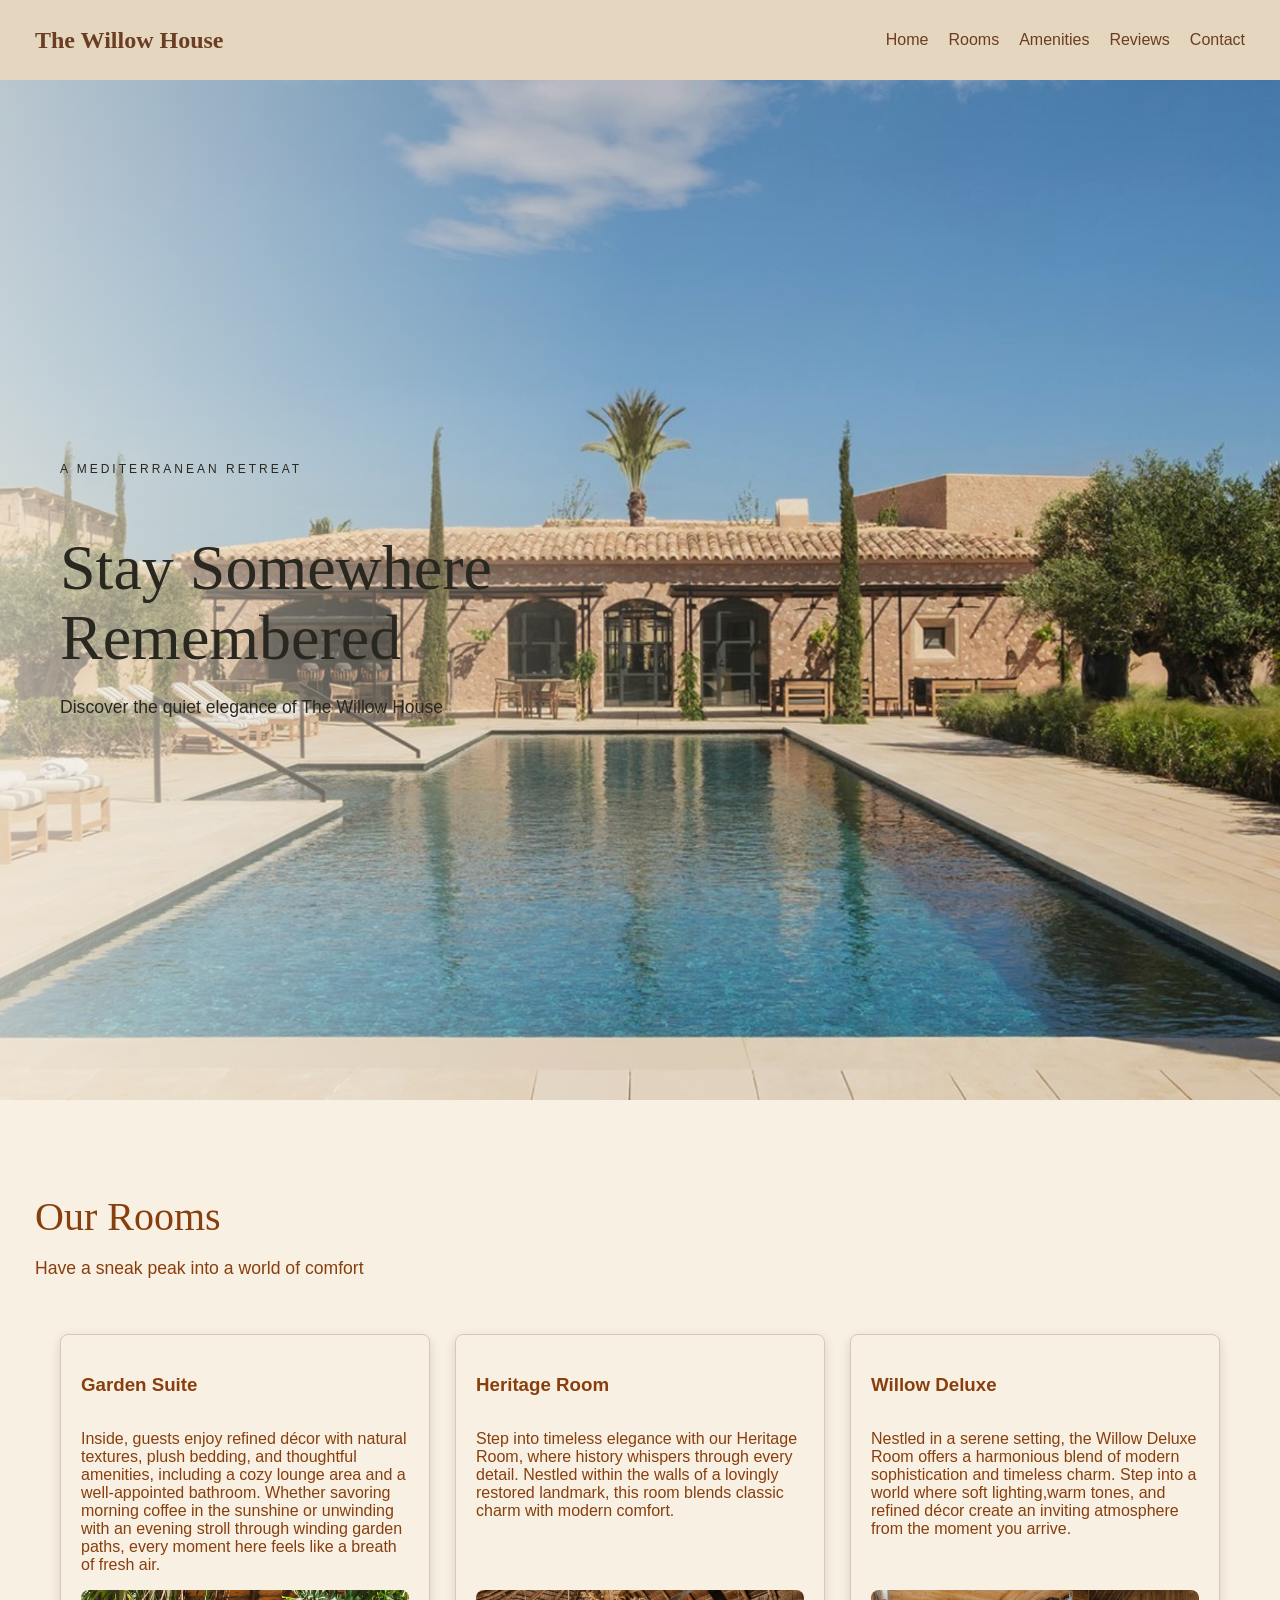
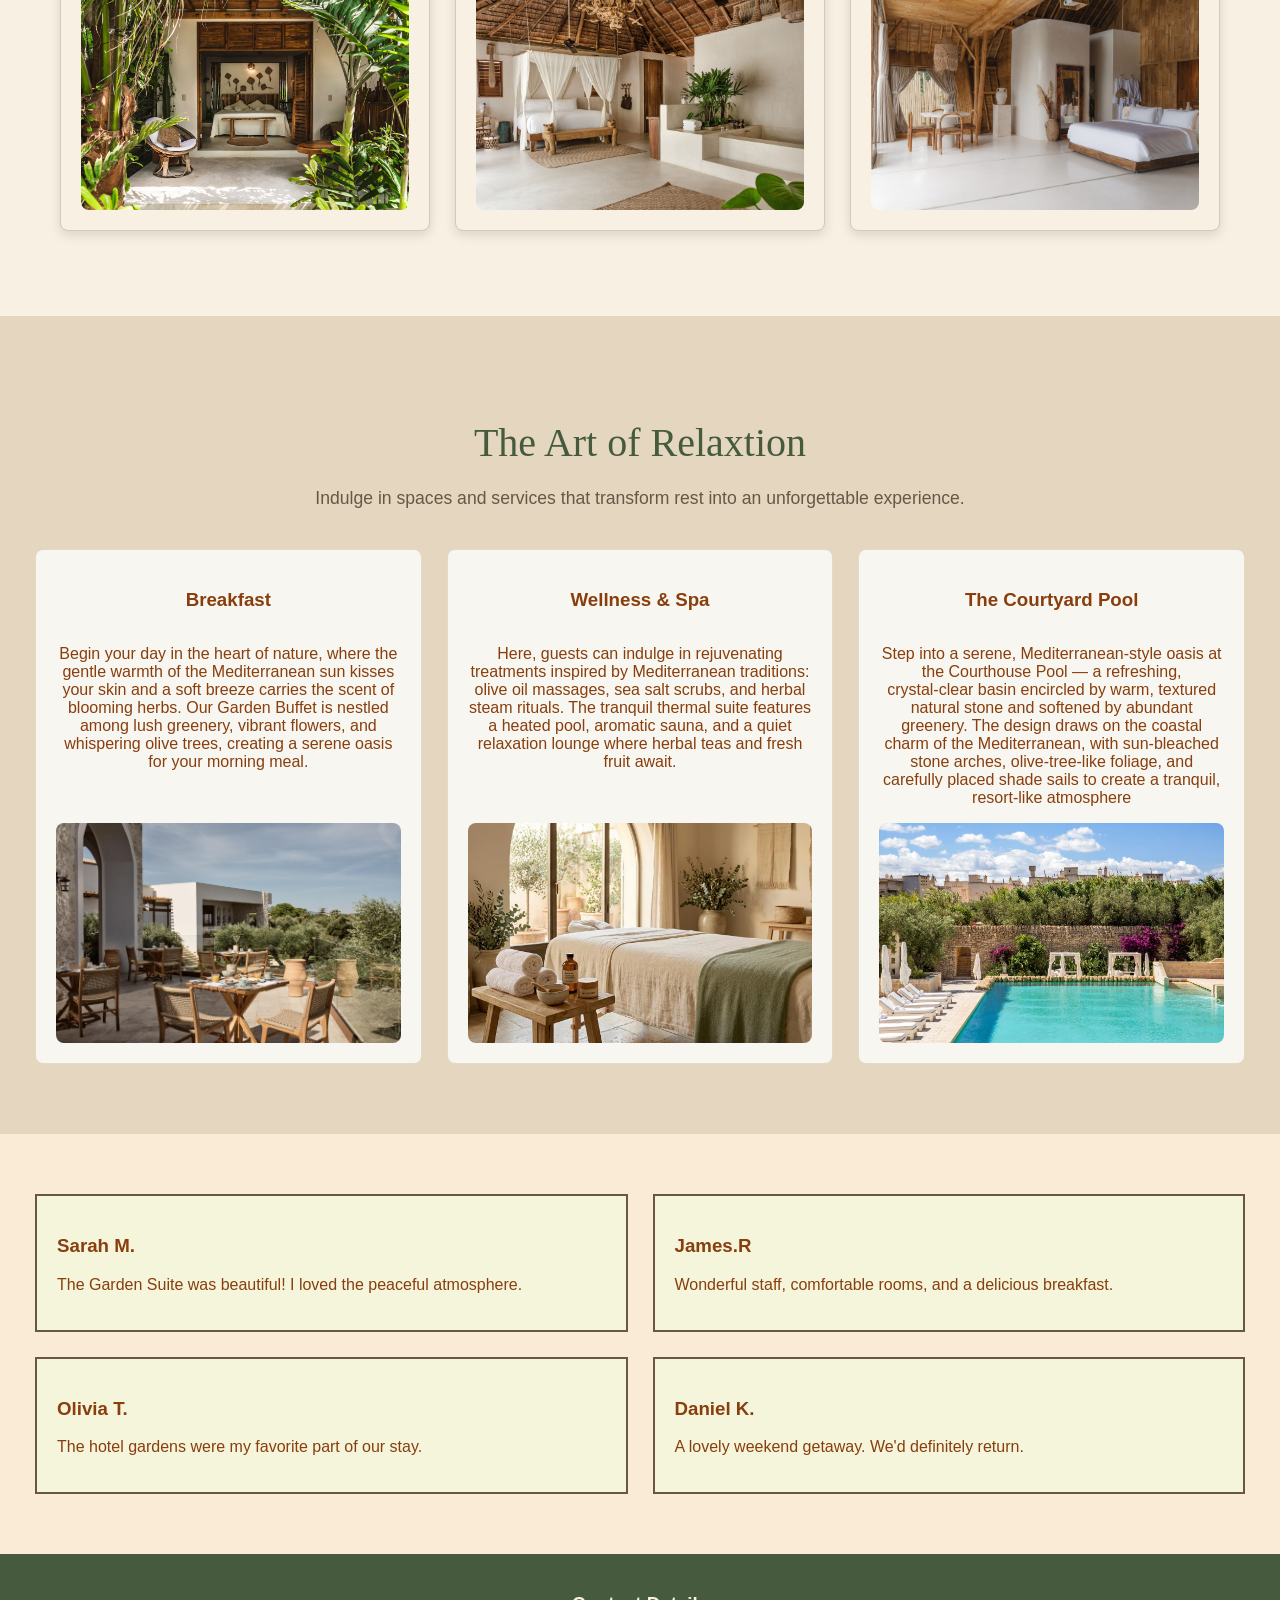
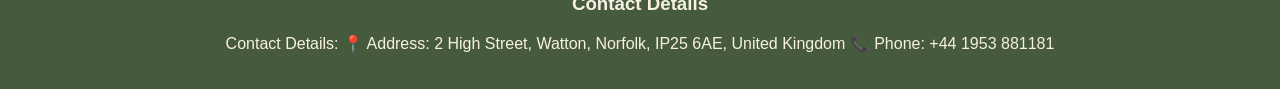
<file: index.html>
<!DOCTYPE html>
<html lang="en">
    <head>
        <link rel="stylesheet" href="L20redesign.css">
        <meta charset="UTF-8">
        <meta name="viewport content=width=device-width, initial- scale=1.0">
        <title>The Willow House Boutique Hotel</title>
      </head>

      <body>

        <header id="main-header">
            <h1>The Willow House</h1>
        

        <nav>
            <ul>
            <li><a href="#home">Home</a></li>
            <li><a href="#rooms">Rooms</a></li>
            <li><a href="#amenities">Amenities</a></li>
            <li><a href="#reviews">Reviews</a></li>
            <li><a href="#contact">Contact</a></li>
            </ul>
        </nav>
        </header>

        <main>
            <section class="hero" id="home">
                <div class="hero-content">
                 <p class="hero-location">A MEDITERRANEAN RETREAT</p>   
                <h2>Stay Somewhere Remembered</h2>
                <p>Discover the quiet elegance of The Willow House</p>
                </div>
            </section>

            <section class="room-card" id="rooms">
                <h2>Our Rooms</h2>
                <p>Have a sneak peak into a world of comfort</p>
                <div class="room-container">
                
                <article>
                    <h3>Garden Suite</h3>
                    <p>Inside, guests enjoy refined décor with natural textures, plush bedding, and thoughtful amenities, 
                    including a cozy lounge area and a well-appointed bathroom. Whether savoring morning coffee in the sunshine or unwinding
                     with an evening stroll through winding garden paths, every moment here feels like a breath of fresh air.</p>
                     <img src="garden.webp" alt="garden Suite">
                </article>

                <article>
                    <h3>Heritage Room</h3>
                    <p>Step into timeless elegance with our Heritage Room, where history whispers through every detail.
                     Nestled within the walls of a lovingly restored landmark, this room blends classic charm with modern comfort.</p>
                     <img src="heritage.jpeg" alt="heritage Suite">
                </article>

                <article>
                    <h3>Willow Deluxe</h3>
                    <p>Nestled in a serene setting, the Willow Deluxe Room offers a harmonious blend of modern sophistication and timeless charm.
                     Step into a world where soft lighting,warm tones, and refined décor 
                     create an inviting atmosphere from the moment you arrive.</p>
                     <img src="deluxe.jpg" alt="deluxe Suite">
                </article>
                 </div>
            </section>



                <section class="amenities" id="amenities" >
                    <h2>The Art of Relaxtion</h2>
                    <p>Indulge in spaces and services that transform rest into an unforgettable experience.</p>
                    <div class="amenities-container">

                    <article class="amenity">
                    <h3>Breakfast</h3>
                    <p>Begin your day in the heart of nature, where the gentle warmth of the Mediterranean
                     sun kisses your skin and a soft breeze carries the scent of blooming herbs.
                     Our Garden Buffet is nestled among lush greenery, vibrant flowers, and whispering olive trees,
                     creating a serene oasis for your morning meal.</p>
                     <img src="TheGarden.jpg" alt="The Garden Breakfast">
                    </article>

                    <article class="amenity">
                    <h3>Wellness & Spa</h3>
                    <p>Here, guests can indulge in rejuvenating treatments inspired by Mediterranean traditions:
                     olive oil massages, sea salt scrubs, and herbal steam rituals. The tranquil thermal suite features
                     a heated pool, aromatic sauna, and a quiet relaxation lounge where herbal teas and fresh fruit await.</p>
                     <img src="Wellness.jpg" alt="The Wellness & Spa">
                    </article>
                   
                    <article class="amenity">
                    <h3>The Courtyard Pool</h3>
                    <p>Step into a serene, Mediterranean‑style oasis at the Courthouse Pool — a refreshing,
                    crystal‑clear basin encircled by warm, textured natural stone and softened by abundant greenery.
                    The design draws on the coastal charm of the Mediterranean, with sun‑bleached stone arches, 
                    olive‑tree‑like foliage, and carefully placed shade sails to create a tranquil, resort‑like atmosphere</p>
                    <img src="courtyard.jpg" alt="The Courtyard Pool">
                    </article>
                </div>       
                </section>
            


                <section class="reviews" id="reviews">
                    <div class="review-container">

                    <article class="guests-review">
                        <h3>Sarah M.</h3>
                        <p>The Garden Suite was beautiful! I loved the peaceful atmosphere.</p>
                    </article>

                    <article class="guests-review">
                        <h3>James.R</h3>
                        <p>Wonderful staff, comfortable rooms, and a delicious breakfast.</p>
                    </article>

                    <article class="guests-review">
                        <h3>Olivia  T.</h3>
                        <p>The hotel gardens were my favorite part of our stay.</p>
                    </article>

                    <article class="guests-review">
                        <h3>Daniel K.</h3>
                        <p>A lovely weekend getaway. We'd definitely return.</p>
                    </article>
                    </div>
                </section>

        </main>

        <footer class=" Willow-House" id="contact">
            <h3>Contact Details</h3>
            <p>Contact Details:
           📍 Address: 2 High Street, Watton, Norfolk, IP25 6AE, United Kingdom
            📞 Phone: +44 1953 881181</p>
        </footer>

      </body>
</html>
</file>
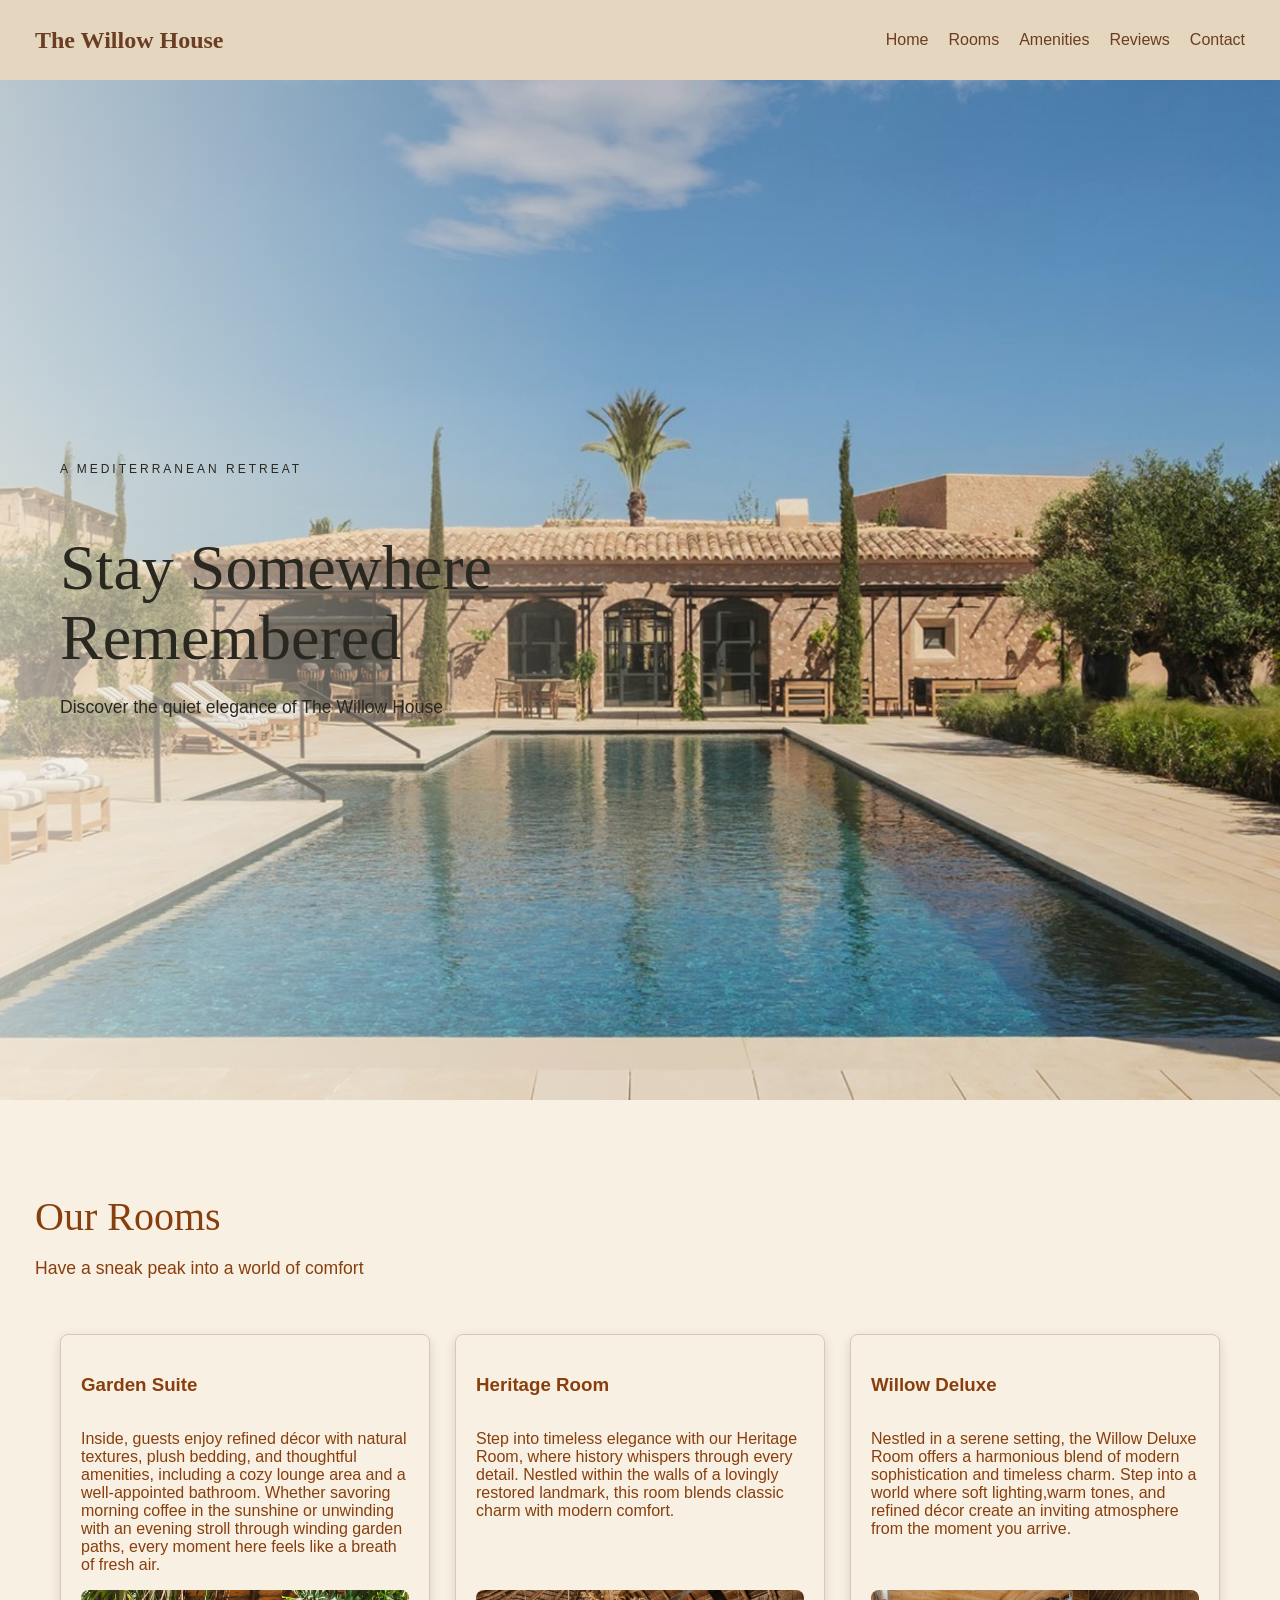
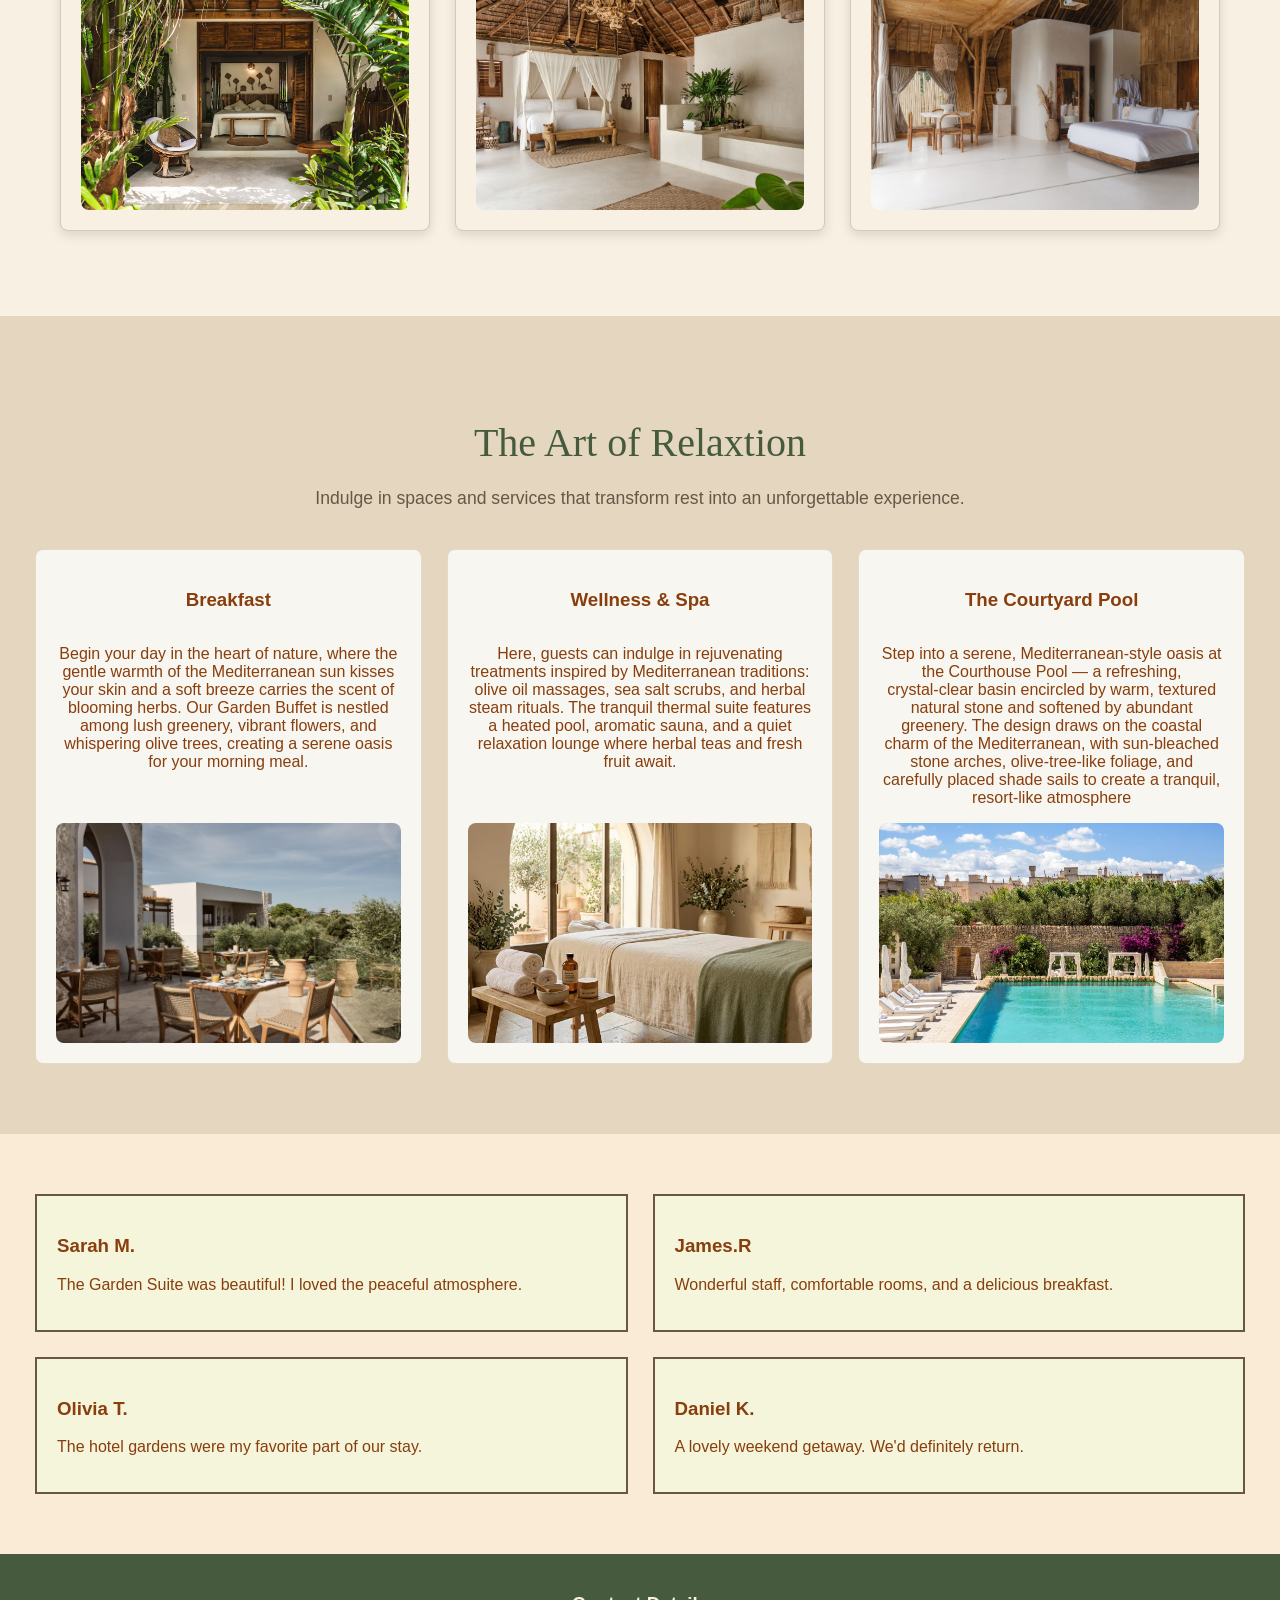
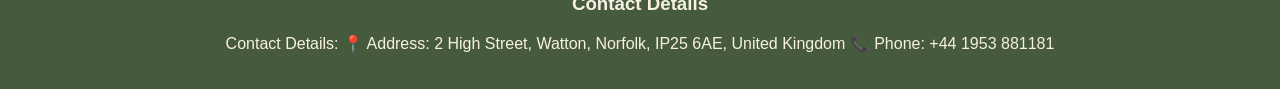
<file: lesson20redesign.html>
<!DOCTYPE html>
<html lang="en">
    <head>
        <link rel="stylesheet" href="L20redesign.css">
        <meta charset="UTF-8">
        <meta name="viewport content=width=device-width, initial- scale=1.0">
        <title>The Willow House Boutique Hotel</title>
      </head>

      <body>

        <header id="main-header">
            <h1>The Willow House</h1>
        

        <nav>
            <ul>
            <li><a href="#home">Home</a></li>
            <li><a href="#rooms">Rooms</a></li>
            <li><a href="#amenities">Amenities</a></li>
            <li><a href="#reviews">Reviews</a></li>
            <li><a href="#contact">Contact</a></li>
            </ul>
        </nav>
        </header>

        <main>
            <section class="hero" id="home">
                <div class="hero-content">
                 <p class="hero-location">A MEDITERRANEAN RETREAT</p>   
                <h2>Stay Somewhere Remembered</h2>
                <p>Discover the quiet elegance of The Willow House</p>
                </div>
            </section>

            <section class="room-card" id="rooms">
                <h2>Our Rooms</h2>
                <p>Have a sneak peak into a world of comfort</p>
                <div class="room-container">
                
                <article>
                    <h3>Garden Suite</h3>
                    <p>Inside, guests enjoy refined décor with natural textures, plush bedding, and thoughtful amenities, 
                    including a cozy lounge area and a well-appointed bathroom. Whether savoring morning coffee in the sunshine or unwinding
                     with an evening stroll through winding garden paths, every moment here feels like a breath of fresh air.</p>
                     <img src="garden.webp" alt="garden Suite">
                </article>

                <article>
                    <h3>Heritage Room</h3>
                    <p>Step into timeless elegance with our Heritage Room, where history whispers through every detail.
                     Nestled within the walls of a lovingly restored landmark, this room blends classic charm with modern comfort.</p>
                     <img src="heritage.jpeg" alt="heritage Suite">
                </article>

                <article>
                    <h3>Willow Deluxe</h3>
                    <p>Nestled in a serene setting, the Willow Deluxe Room offers a harmonious blend of modern sophistication and timeless charm.
                     Step into a world where soft lighting,warm tones, and refined décor 
                     create an inviting atmosphere from the moment you arrive.</p>
                     <img src="deluxe.jpg" alt="deluxe Suite">
                </article>
                 </div>
            </section>



                <section class="amenities" id="amenities" >
                    <h2>The Art of Relaxtion</h2>
                    <p>Indulge in spaces and services that transform rest into an unforgettable experience.</p>
                    <div class="amenities-container">

                    <article class="amenity">
                    <h3>Breakfast</h3>
                    <p>Begin your day in the heart of nature, where the gentle warmth of the Mediterranean
                     sun kisses your skin and a soft breeze carries the scent of blooming herbs.
                     Our Garden Buffet is nestled among lush greenery, vibrant flowers, and whispering olive trees,
                     creating a serene oasis for your morning meal.</p>
                     <img src="TheGarden.jpg" alt="The Garden Breakfast">
                    </article>

                    <article class="amenity">
                    <h3>Wellness & Spa</h3>
                    <p>Here, guests can indulge in rejuvenating treatments inspired by Mediterranean traditions:
                     olive oil massages, sea salt scrubs, and herbal steam rituals. The tranquil thermal suite features
                     a heated pool, aromatic sauna, and a quiet relaxation lounge where herbal teas and fresh fruit await.</p>
                     <img src="Wellness.jpg" alt="The Wellness & Spa">
                    </article>
                   
                    <article class="amenity">
                    <h3>The Courtyard Pool</h3>
                    <p>Step into a serene, Mediterranean‑style oasis at the Courthouse Pool — a refreshing,
                    crystal‑clear basin encircled by warm, textured natural stone and softened by abundant greenery.
                    The design draws on the coastal charm of the Mediterranean, with sun‑bleached stone arches, 
                    olive‑tree‑like foliage, and carefully placed shade sails to create a tranquil, resort‑like atmosphere</p>
                    <img src="courtyard.jpg" alt="The Courtyard Pool">
                    </article>
                </div>       
                </section>
            


                <section class="reviews" id="reviews">
                    <div class="review-container">

                    <article class="guests-review">
                        <h3>Sarah M.</h3>
                        <p>The Garden Suite was beautiful! I loved the peaceful atmosphere.</p>
                    </article>

                    <article class="guests-review">
                        <h3>James.R</h3>
                        <p>Wonderful staff, comfortable rooms, and a delicious breakfast.</p>
                    </article>

                    <article class="guests-review">
                        <h3>Olivia  T.</h3>
                        <p>The hotel gardens were my favorite part of our stay.</p>
                    </article>

                    <article class="guests-review">
                        <h3>Daniel K.</h3>
                        <p>A lovely weekend getaway. We'd definitely return.</p>
                    </article>
                    </div>
                </section>

        </main>

        <footer class=" Willow-House" id="contact">
            <h3>Contact Details</h3>
            <p>Contact Details:
           📍 Address: 2 High Street, Watton, Norfolk, IP25 6AE, United Kingdom
            📞 Phone: +44 1953 881181</p>
        </footer>

      </body>
</html>
</file>
<file: L20redesign.css>
:root{
    --page-background:rgb(240, 227, 168);
    --card-color:rgb(48, 92, 52);
    --accent-color:rgb(107, 61, 34);
    --text-color:rgb(136, 62, 13);
}

body{
    background-color: #f8f0e2;
    font-family:'Gill Sans', 'Gill Sans MT', Calibri, 'Trebuchet MS', sans-serif;
    color: var(--text-color);
    margin: 0;
}



#main-header{
    display: flex;
    justify-content: space-between;
    align-items: center;
    background-color:#e5d6bf;
    padding: 15px 35px;
    color: var(--accent-color);
}

#main-header h1{
    font-family: Georgia, serif;
    font-size: 1.5rem;
    margin: 0;
}

nav{
    background-color:transparent;
    justify-content: center;
    gap:25px;
    display: flex;
    padding: 0px;
}

nav ul{
    display: flex;
    gap:20px;
    color:var(--accent-color);
    list-style: none;
    text-decoration: none;
}

nav a{
    text-decoration: none;
    color:var(--accent-color);
}

.hero{
    text-align: left;
    align-items: center;
    padding: 60px;
    background-image:
    linear-gradient(
        to right,
       rgba(248, 240, 226, 0.65),
       rgba(248, 240, 226, 0.10),
        transparent
    ),
    url("willow.jpg");
    background-position: center;
    background-size: cover;
    min-height: 100vh;
    display: flex;
}

.hero-content{
    max-width: 480px;
    color: #292820;
}

.hero-content h2{
    font-family: Georgia, serif;
    font-size: clamp(2.5rem, 5vw, 5rem);
    font-weight: normal;
    line-height: 1.1;
    margin-bottom: 15px;
}

.hero-content p{
    font-size: 1.1rem;
    line-height: 1.7;
    margin-top: 20px;
}

.hero-content .hero-location{
    font-size: 0.75rem;
    letter-spacing: 3px;
    text-transform: uppercase;
    margin-bottom: 20px;
}

.room-container{
    display: grid;
    grid-template-columns: repeat(3, minmax(0, 1fr));
    gap: 25px;
    padding: 25px;
}

.room-container img{
    width: 100%;
    height: 220px;
    object-fit: cover;
    border-radius: 8px;
}

.room-container article img{
    margin-top: auto;
}

.room-container article{
    background-color: #f8f0e2;
    border: 1px solid #d8c9b4;
    padding: 20px;
    display: flex;
    flex-direction: column;
    overflow: hidden;
    border-radius: 8px;
    box-shadow: 0 4px 12px rgba(0,0,0,0.12);
    transition: transform 0.3s ease,
                box-shadow 0.3s ease;
}

.room-container article:hover{
    transform: translateY(-5px);
    box-shadow: 0 12px 25px rgba(0, 0, 0, 0.15);
}

@media (max-width:700px){
.room-container{
    grid-template-columns: 1fr;
    padding: 15px;
}
 .room-container img{
    height: 180px;
 }
}

.room-card{
    padding: 60px 35px;
    background-color: #f8f0e2;
}

.room-card>h2{
    font-family: Georgia, serif;
    font-size: 2.5rem;
    font-weight: normal;
    margin-bottom: 12px;
}

.room-card > p {
    font-size: 1.1rem;
    margin-bottom: 30px;
}

.amenities{
    background-color: #e5d6bf;
    padding: 70px 35px;
    text-align: center;
}

.amenities h2{
    font-family: Georgia, serif;
    font-size: 2.5rem;
    font-weight: normal;
    color: #465b3e;
    margin-bottom: 15px;
}

.amenities > p {
    font-size: 1.1rem;
    line-height: 1.7;
    color: #665747;
    margin-bottom: 35px;
}

.amenities img{
    width: 100%;
    height: 220px;
    object-fit: cover;
    border-radius: 8px;
}

.amenities-container{
    display: grid;
    grid-template-columns: repeat(3, minmax(0,1fr));
    gap: 25px;
}

.amenity{
    background-color: #f8f6f0;
    border: 1px solid #e2d9c9;
    padding: 20px;
    border-radius: 8px;
    display: flex;
    flex-direction: column;
}

.amenity img{
    margin-top: auto;
}

.reviews{
     padding: 60px 35px;
    background-color:antiquewhite;
}

.review-container{
    grid-template-columns: repeat(2, 1fr);
    gap:25px;
    display: grid;
}

.guests-review{
    padding: 20px;
    border: 2px solid  #665747;
    background-color:beige;
}

@media (max-width:700px){
    .amenities-container{
        grid-template-columns: 1fr;
    }
    .review-container{
        grid-template-columns: 1fr;
    }
    #main-header{
        flex-direction: column;
    }
    .hero-content h2{
        font-size: 2.5rem;
        line-height: 1.1;
    }
    .hero-content{
        max-width: 100%;
    }
}

.Willow-House{
    background-color: #465b3e;
    color: #f8f0e2;
    text-align: center;
    padding: 20px;
}

footer >h2{
    font-family: Georgia, serif;
    font-size: 2.5rem;
    font-weight: normal;
    color:#f9f0e2 ;
    margin-bottom: 15px;
}
</file>
